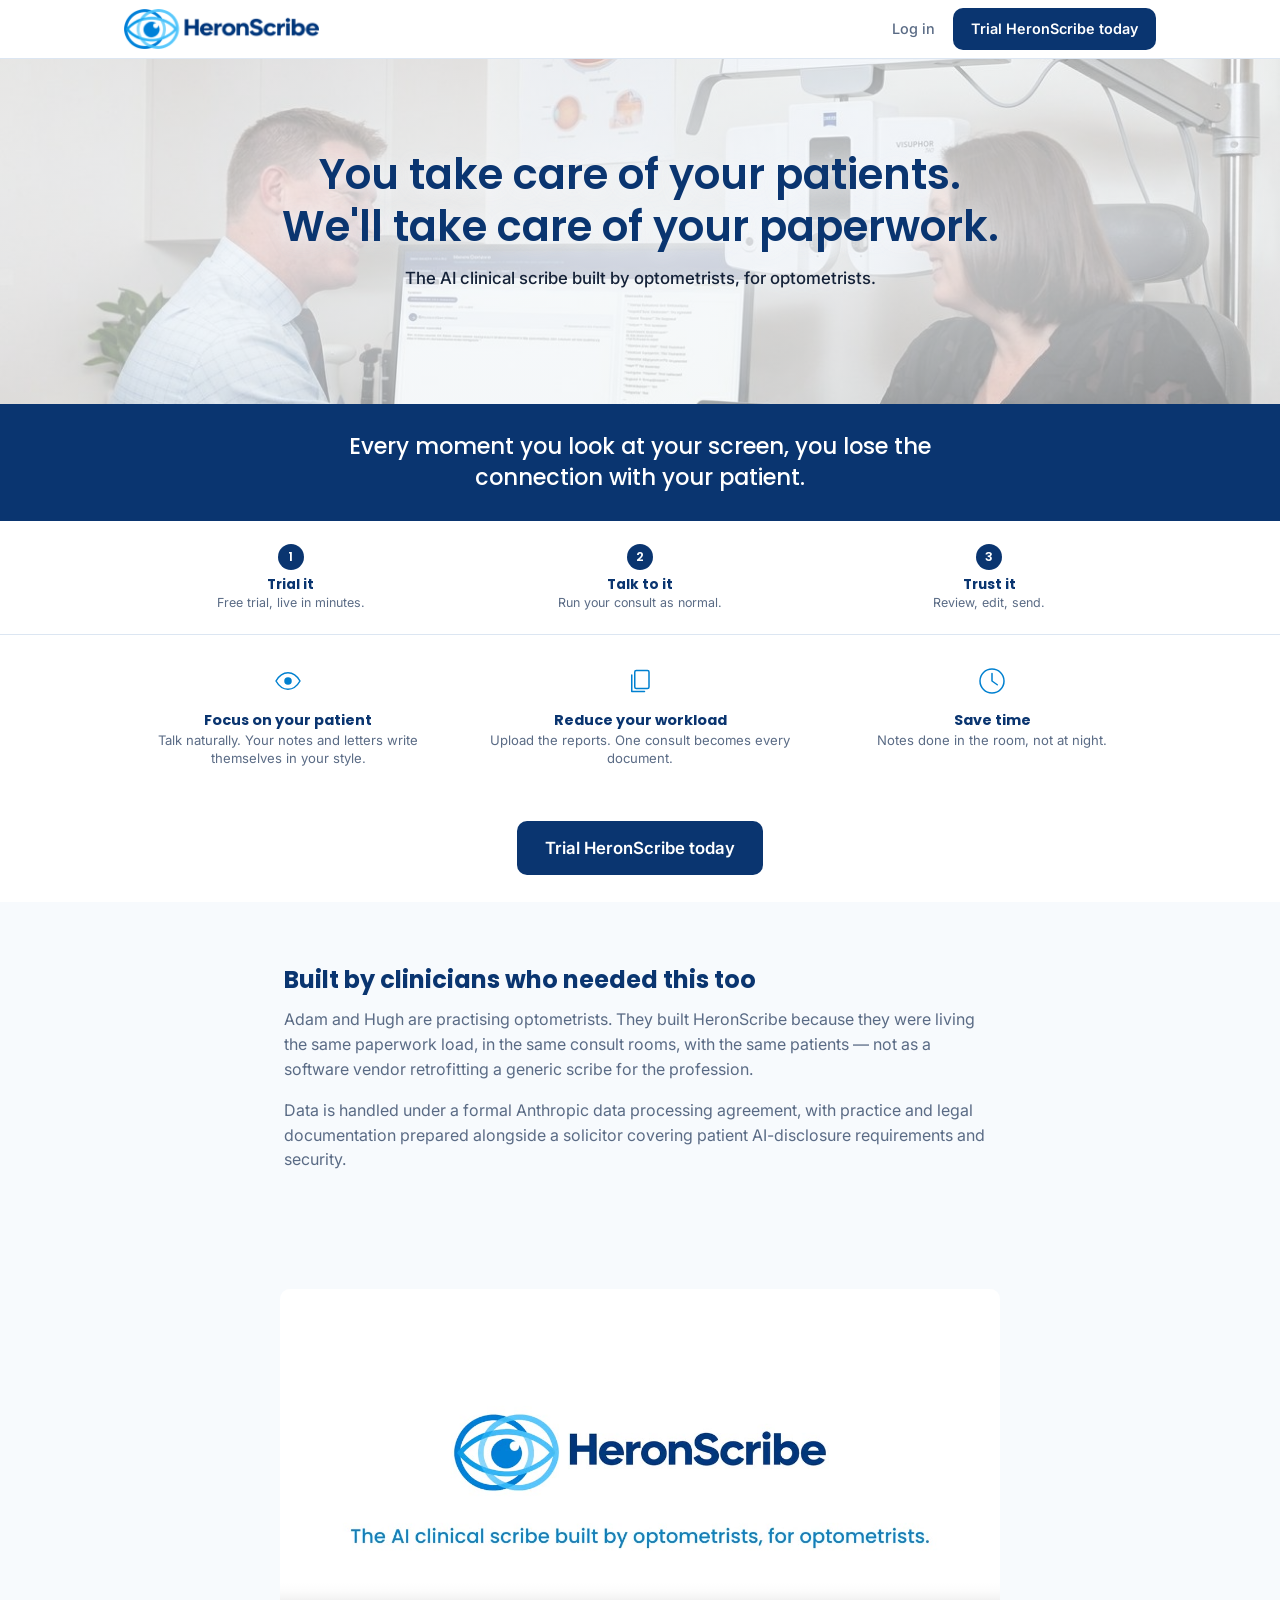
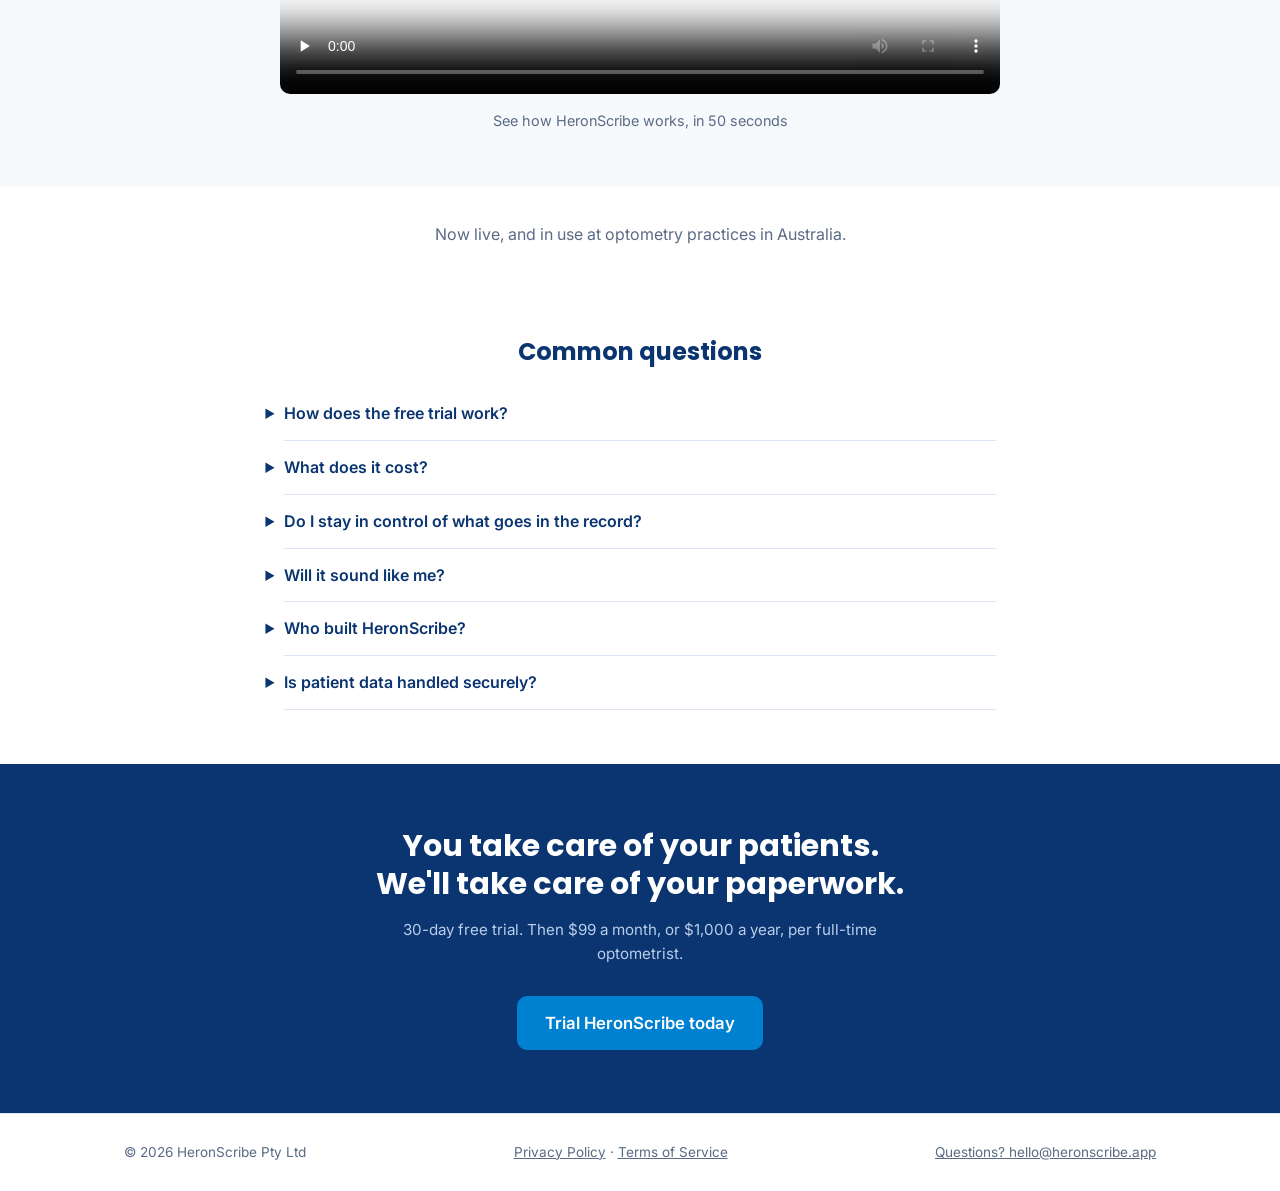
<file: public/index.html>
<!doctype html>
<html lang="en">
<head>
<meta charset="utf-8">
<meta name="viewport" content="width=device-width, initial-scale=1">
<title>HeronScribe — AI clinical scribe for optometrists</title>
<meta name="description" content="HeronScribe is the AI clinical scribe built by optometrists, for optometrists. Dictate a consult, get a structured note or referral letter in your own voice.">
<link rel="canonical" href="https://heronscribe.app/">

<link rel="icon" type="image/x-icon" href="assets/favicon.ico">
<link rel="icon" type="image/png" sizes="32x32" href="assets/favicon-32.png">
<link rel="icon" type="image/png" sizes="16x16" href="assets/favicon-16.png">
<link rel="apple-touch-icon" sizes="180x180" href="assets/apple-touch-icon.png">
<meta name="theme-color" content="#0A3570">

<meta property="og:type" content="website">
<meta property="og:url" content="https://heronscribe.app/">
<meta property="og:title" content="HeronScribe — AI clinical scribe for optometrists">
<meta property="og:description" content="You take care of your patients. We'll take care of your paperwork. The AI clinical scribe built by optometrists, for optometrists.">
<meta property="og:image" content="https://heronscribe.app/assets/og-image.jpg">
<meta property="og:image:width" content="1200">
<meta property="og:image:height" content="630">
<meta property="og:locale" content="en_AU">
<meta property="og:site_name" content="HeronScribe">

<meta name="twitter:card" content="summary_large_image">
<meta name="twitter:title" content="HeronScribe — AI clinical scribe for optometrists">
<meta name="twitter:description" content="You take care of your patients. We'll take care of your paperwork.">
<meta name="twitter:image" content="https://heronscribe.app/assets/og-image.jpg">

<script type="application/ld+json">
{
  "@context": "https://schema.org",
  "@type": "SoftwareApplication",
  "name": "HeronScribe",
  "applicationCategory": "MedicalApplication",
  "operatingSystem": "Web",
  "description": "AI clinical scribe built by optometrists, for optometrists — dictate a consult and get a structured note or referral letter in your own voice.",
  "url": "https://heronscribe.app/",
  "offers": [
    {
      "@type": "Offer",
      "price": "99.00",
      "priceCurrency": "AUD",
      "priceSpecification": {
        "@type": "UnitPriceSpecification",
        "price": "99.00",
        "priceCurrency": "AUD",
        "billingDuration": "P1M",
        "unitText": "per optometrist FTE"
      }
    },
    {
      "@type": "Offer",
      "price": "1000.00",
      "priceCurrency": "AUD",
      "priceSpecification": {
        "@type": "UnitPriceSpecification",
        "price": "1000.00",
        "priceCurrency": "AUD",
        "billingDuration": "P1Y",
        "unitText": "per optometrist FTE"
      }
    }
  ]
}
</script>

<script type="application/ld+json">
{
  "@context": "https://schema.org",
  "@type": "FAQPage",
  "mainEntity": [
    {
      "@type": "Question",
      "name": "How does the free trial work?",
      "acceptedAnswer": {
        "@type": "Answer",
        "text": "Start with a 30-day free trial. Billing begins after it."
      }
    },
    {
      "@type": "Question",
      "name": "What does it cost?",
      "acceptedAnswer": {
        "@type": "Answer",
        "text": "$99 a month, or $1,000 a year, per full-time optometrist, after the 30-day free trial."
      }
    },
    {
      "@type": "Question",
      "name": "Do I stay in control of what goes in the record?",
      "acceptedAnswer": {
        "@type": "Answer",
        "text": "Yes. HeronScribe drafts. You review and edit every note and letter before it is exported."
      }
    },
    {
      "@type": "Question",
      "name": "Will it sound like me?",
      "acceptedAnswer": {
        "@type": "Answer",
        "text": "HeronScribe learns your writing style, so notes and letters read like you wrote them."
      }
    },
    {
      "@type": "Question",
      "name": "Who built HeronScribe?",
      "acceptedAnswer": {
        "@type": "Answer",
        "text": "Adam and Hugh, both practising optometrists, who built it to solve the paperwork load they were living with."
      }
    },
    {
      "@type": "Question",
      "name": "Is patient data handled securely?",
      "acceptedAnswer": {
        "@type": "Answer",
        "text": "Data is handled under a formal Anthropic data processing agreement, with legal documentation prepared alongside a solicitor."
      }
    }
  ]
}
</script>

<link rel="preconnect" href="https://fonts.googleapis.com">
<link rel="preconnect" href="https://fonts.gstatic.com" crossorigin>
<link href="https://fonts.googleapis.com/css2?family=Inter:wght@400;500;600&family=Poppins:wght@500;600;700&display=swap" rel="stylesheet">
<link rel="stylesheet" href="styles.css">

<!-- Cloudflare Web Analytics: replace YOUR-BEACON-TOKEN below once generated
     in the Cloudflare dashboard (Analytics & Logs > Web Analytics > add site).
     Cookieless — no consent banner required. Leave commented out until then. -->
<!-- <script defer src='https://static.cloudflareinsights.com/beacon.min.js' data-cf-beacon='{"token": "YOUR-BEACON-TOKEN"}'></script> -->
</head>
<body>

<header class="site-header">
  <div class="wrap header-inner">
    <a href="#top" class="brand" aria-label="HeronScribe, back to top">
      <picture>
        <source media="(max-width: 520px)" srcset="assets/logo-mark.png">
        <img src="assets/logo.png" alt="HeronScribe" class="brand-mark" width="400" height="82">
      </picture>
    </a>
    <div class="header-actions">
      <a href="https://app.heronscribe.app" class="login-link-header">Log in</a>
      <a class="btn btn-primary btn-small" href="https://app.heronscribe.app">Trial HeronScribe today</a>
    </div>
  </div>
</header>

<main id="top">

  <div class="landing-fold">

  <!-- HERO -->
  <section class="hero">
    <div class="hero-bg" aria-hidden="true"></div>
    <div class="wrap hero-inner">
      <h1>You take care of your patients.<br>We'll take care of your paperwork.</h1>
      <p class="lede">The AI clinical scribe built by optometrists, for optometrists.</p>
    </div>
  </section>

  <!-- STAKES -->
  <section class="stakes">
    <div class="wrap">
      <p class="stakes-line">Every moment you look at your screen, you lose the connection with your patient.</p>
    </div>
  </section>

  <!-- PLAN: 3 steps — moved up so it's visible without scrolling -->
  <section class="plan">
    <div class="wrap">
      <ol class="plan-steps">
        <li>
          <span class="step-num">1</span>
          <h3>Trial it</h3>
          <p>Free trial, live in minutes.</p>
        </li>
        <li>
          <span class="step-num">2</span>
          <h3>Talk to it</h3>
          <p>Run your consult as normal.</p>
        </li>
        <li>
          <span class="step-num">3</span>
          <h3>Trust it</h3>
          <p>Review, edit, send.</p>
        </li>
      </ol>
    </div>
  </section>

  <!-- VALUE PROP: 3 benefits -->
  <section class="benefits">
    <div class="wrap benefits-grid">
      <div class="benefit">
        <svg viewBox="0 0 40 40" class="icon" aria-hidden="true"><path d="M4 20c4-7 10-11 16-11s12 4 16 11c-4 7-10 11-16 11S8 27 4 20z" fill="none" stroke="currentColor" stroke-width="2" stroke-linejoin="round" stroke-linecap="round"/><circle cx="20" cy="20" r="5" fill="currentColor"/></svg>
        <h3>Focus on your patient</h3>
        <p>Talk naturally. Your notes and letters write themselves in your style.</p>
      </div>
      <div class="benefit">
        <svg viewBox="0 0 40 40" class="icon" aria-hidden="true"><rect x="13" y="6" width="19" height="24" rx="2" fill="none" stroke="currentColor" stroke-width="2" stroke-linejoin="round" stroke-linecap="round"/><path d="M9 12v22h17" fill="none" stroke="currentColor" stroke-width="2" stroke-linejoin="round" stroke-linecap="round"/></svg>
        <h3>Reduce your workload</h3>
        <p>Upload the reports. One consult becomes every document.</p>
      </div>
      <div class="benefit">
        <svg viewBox="0 0 40 40" class="icon" aria-hidden="true"><circle cx="20" cy="20" r="16" fill="none" stroke="currentColor" stroke-width="2" stroke-linejoin="round" stroke-linecap="round"/><path d="M20 10v10l7 5" fill="none" stroke="currentColor" stroke-width="2" stroke-linejoin="round" stroke-linecap="round"/></svg>
        <h3>Save time</h3>
        <p>Notes done in the room, not at night.</p>
      </div>
    </div>
  </section>

  <!-- CTA pinned to the bottom of the first screen -->
  <div class="fold-cta">
    <a class="btn btn-primary btn-large" href="https://app.heronscribe.app">Trial HeronScribe today</a>
  </div>

  </div><!-- /landing-fold -->

  <!-- GUIDE -->
  <!-- PLACEHOLDER: draft copy, refine post-launch as trial-practice traction and feedback come in -->
  <section class="guide">
    <div class="wrap guide-inner">
      <h2>Built by clinicians who needed this too</h2>
      <p>Adam and Hugh are practising optometrists. They built HeronScribe because they were living the same paperwork load, in the same consult rooms, with the same patients — not as a software vendor retrofitting a generic scribe for the profession.</p>
      <p>Data is handled under a formal Anthropic data processing agreement, with practice and legal documentation prepared alongside a solicitor covering patient AI-disclosure requirements and security.</p>
    </div>
  </section>

  <!-- VIDEO -->
  <!-- PLACEHOLDER: swap for a real demo recording once available -->
  <section class="video-section">
    <div class="wrap">
      <div class="video-placeholder" style="border:0;overflow:hidden">
        <video src="assets/heronscribe-hero.mp4" poster="assets/heronscribe-hero-poster.jpg" controls playsinline preload="none"
          width="1920" height="1080" style="width:100%;height:100%;display:block;background:#fff"
          aria-label="HeronScribe in 50 seconds: from consult to finished notes, letters and referrals"></video>
      </div>
      <p class="video-caption">See how HeronScribe works, in 50 seconds</p>
    </div>
  </section>

  <!-- PROOF -->
  <section class="proof">
    <div class="wrap">
      <p>Now live, and in use at optometry practices in Australia.</p>
    </div>
  </section>

  <!-- FAQ -->
  <!-- Wording to be approved by solicitor before launch. Keep in sync with the FAQPage JSON-LD in <head>. -->
  <section class="faq">
    <div class="wrap faq-inner">
      <h2>Common questions</h2>
      <details class="faq-item">
        <summary>How does the free trial work?</summary>
        <p>Start with a 30-day free trial. Billing begins after it.</p>
      </details>
      <details class="faq-item">
        <summary>What does it cost?</summary>
        <p>$99 a month, or $1,000 a year, per full-time optometrist, after the 30-day free trial.</p>
      </details>
      <details class="faq-item">
        <summary>Do I stay in control of what goes in the record?</summary>
        <p>Yes. HeronScribe drafts. You review and edit every note and letter before it is exported.</p>
      </details>
      <details class="faq-item">
        <summary>Will it sound like me?</summary>
        <p>HeronScribe learns your writing style, so notes and letters read like you wrote them.</p>
      </details>
      <details class="faq-item">
        <summary>Who built HeronScribe?</summary>
        <p>Adam and Hugh, both practising optometrists, who built it to solve the paperwork load they were living with.</p>
      </details>
      <details class="faq-item">
        <summary>Is patient data handled securely?</summary>
        <p>Data is handled under a formal Anthropic data processing agreement, with legal documentation prepared alongside a solicitor.</p>
      </details>
    </div>
  </section>

  <!-- FINAL CTA -->
  <section class="final-cta">
    <div class="wrap final-cta-inner">
      <h2>You take care of your patients.<br>We'll take care of your paperwork.</h2>
      <p class="pricing">30-day free trial. Then $99 a month, or $1,000 a year, per full-time optometrist.</p>
      <a class="btn btn-primary btn-large" href="https://app.heronscribe.app">Trial HeronScribe today</a>
    </div>
  </section>


</main>

<footer class="site-footer">
  <div class="wrap footer-inner">
    <span>© 2026 HeronScribe Pty Ltd</span>
    <!-- LEGAL LINKS: filenames carry a date. When the documents are re-issued, update both hrefs. -->
    <span class="footer-legal"><a href="https://app.heronscribe.app/legal/privacy-policy-2026-10-29.html" target="_blank" rel="noopener">Privacy Policy</a> · <a href="https://app.heronscribe.app/legal/terms-of-service-2026-11-02.html" target="_blank" rel="noopener">Terms of Service</a></span>
    <a href="mailto:hello@heronscribe.app">Questions? hello@heronscribe.app</a>
  </div>
</footer>

</body>
</html>
</file>
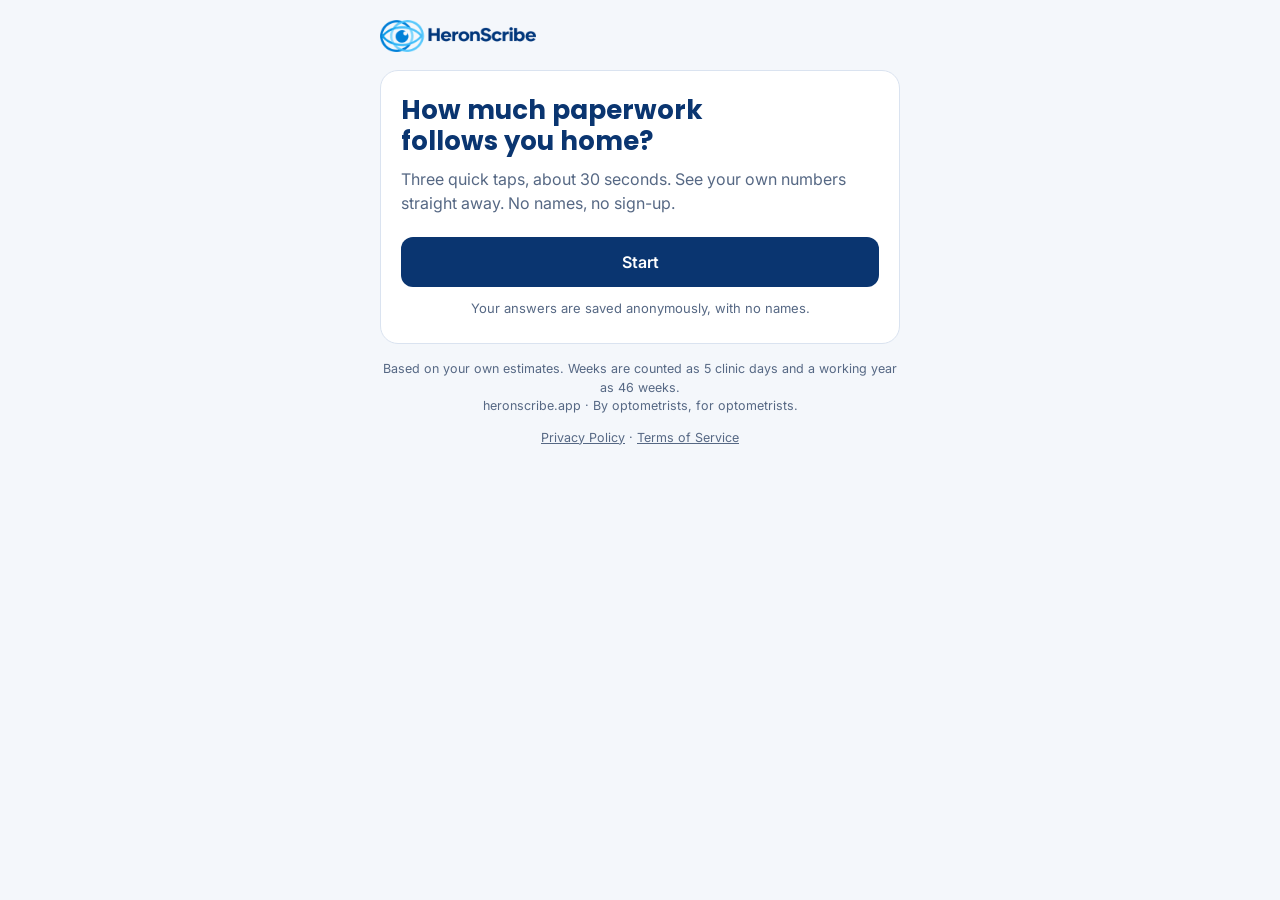
<file: public/check.html>
<!DOCTYPE html>
<html lang="en">
<head>
<meta charset="utf-8">
<meta name="viewport" content="width=device-width,initial-scale=1,viewport-fit=cover">
<title>Paperwork Check: how much time does your paperwork take?</title>
<meta name="description" content="Three quick taps, about 30 seconds. See your own numbers straight away. No names, no sign-up.">
<link rel="canonical" href="https://heronscribe.app/check">

<link rel="icon" type="image/x-icon" href="assets/favicon.ico">
<link rel="icon" type="image/png" sizes="32x32" href="assets/favicon-32.png">
<link rel="icon" type="image/png" sizes="16x16" href="assets/favicon-16.png">
<link rel="apple-touch-icon" sizes="180x180" href="assets/apple-touch-icon.png">
<meta name="theme-color" content="#0A3570">

<meta property="og:type" content="website">
<meta property="og:url" content="https://heronscribe.app/check">
<meta property="og:title" content="Paperwork Check: how much time does your paperwork take?">
<meta property="og:description" content="Three quick taps, about 30 seconds. See your own numbers straight away. No names, no sign-up.">
<meta property="og:image" content="https://heronscribe.app/assets/og-image.jpg">
<meta property="og:image:width" content="1200">
<meta property="og:image:height" content="630">
<meta property="og:locale" content="en_AU">
<meta property="og:site_name" content="HeronScribe">

<meta name="twitter:card" content="summary_large_image">
<meta name="twitter:title" content="Paperwork Check: how much time does your paperwork take?">
<meta name="twitter:description" content="Three quick taps, about 30 seconds. See your own numbers straight away. No names, no sign-up.">
<meta name="twitter:image" content="https://heronscribe.app/assets/og-image.jpg">

<link rel="preconnect" href="https://fonts.googleapis.com">
<link rel="preconnect" href="https://fonts.gstatic.com" crossorigin>
<link rel="stylesheet" href="https://fonts.googleapis.com/css2?family=Inter:wght@400;500;600&family=Poppins:wght@600;700&display=swap">
<style>
:root{--navy:#0A3570;--sky:#0B84C6;--bg:#F4F7FB;--card:#fff;--ink:#0E2145;--muted:#566884;--line:#DAE3F0;--soft:#EAF1FA}
*{box-sizing:border-box}
html,body{margin:0}
body{background:var(--bg);color:var(--ink);font:16px/1.5 Inter,system-ui,sans-serif;
  padding:calc(20px + env(safe-area-inset-top,0px)) max(16px,env(safe-area-inset-right,0px)) calc(32px + env(safe-area-inset-bottom,0px)) max(16px,env(safe-area-inset-left,0px));
  min-height:100vh}
.wrap{max-width:520px;margin:0 auto}
.brand{display:flex;align-items:center;gap:10px;margin-bottom:18px}
.brand img{height:32px;width:auto;display:block}
.card{background:var(--card);border:1px solid var(--line);border-radius:18px;padding:24px 20px}
h1,h2{font-family:Poppins,sans-serif;margin:0;line-height:1.2;text-wrap:balance}
h1{font-size:26px;color:var(--navy)}
h2{font-size:21px;color:var(--navy);margin-bottom:6px}
.lede{color:var(--muted);margin:10px 0 22px}
.btn{display:block;width:100%;border:0;border-radius:12px;padding:15px 18px;background:var(--navy);color:#fff;font:600 16px Inter,sans-serif;cursor:pointer;text-align:center;text-decoration:none}
.btn.sky{background:var(--sky)}
.btn.ghost{background:transparent;color:var(--navy);border:1px solid var(--line);margin-top:10px}
.btn:focus-visible,.opt:focus-visible{outline:3px solid var(--sky);outline-offset:2px}
.dots{display:flex;gap:6px;margin-bottom:18px}
.dots i{flex:1;height:5px;border-radius:3px;background:var(--line)}
.dots i.on{background:var(--sky)}
.hint{color:var(--muted);font-size:14px;margin:0 0 16px}
.opts{display:grid;grid-template-columns:1fr 1fr;gap:10px}
.opt{border:1px solid var(--line);background:var(--card);border-radius:12px;padding:14px 10px;font:600 17px Inter,sans-serif;color:var(--ink);cursor:pointer;font-variant-numeric:tabular-nums}
.opt small{display:block;font:400 12.5px Inter,sans-serif;color:var(--muted);margin-top:2px}
.opt:hover{background:var(--soft)}
.opt.sel{background:var(--sky);border-color:var(--sky);color:#fff}
.opt.sel small{color:#E6F3FB}
.back{background:none;border:0;color:var(--muted);font:500 14px Inter,sans-serif;padding:14px 0 0;cursor:pointer}
.big{font:700 52px/1 Poppins,sans-serif;color:var(--sky);margin:6px 0 2px}
.unit{color:var(--muted);margin:0 0 18px}
.facts{list-style:none;padding:0;margin:0 0 22px;border-top:1px solid var(--line)}
.facts li{display:flex;justify-content:space-between;gap:12px;padding:11px 0;border-bottom:1px solid var(--line)}
.facts b{font-variant-numeric:tabular-nums;white-space:nowrap}
.sb{background:var(--navy);color:#fff;border-radius:14px;padding:18px;margin-bottom:14px}
.sb p{margin:0}
.sb .line{font:600 18px/1.3 Poppins,sans-serif;margin-bottom:8px}
.sb .steps{color:#BFD9F2;font-size:14px}
.note{color:var(--muted);font-size:13px;text-align:center;margin:12px 0 0}
.foot{color:var(--muted);font-size:12.5px;text-align:center;margin-top:16px}
.foot.legal{margin-top:8px}
.foot a{color:var(--muted)}
.copied{color:var(--sky);font-size:14px;text-align:center;min-height:20px;margin-top:6px}
[hidden]{display:none!important}
</style>
</head>
<body>
<div class="wrap">
  <a class="brand" href="/" aria-label="HeronScribe home">
    <img src="assets/logo.png" alt="HeronScribe" width="400" height="82">
  </a>

  <!-- Start -->
  <section class="card" id="s0">
    <h1>How much paperwork follows you home?</h1>
    <p class="lede">Three quick taps, about 30 seconds. See your own numbers straight away. No names, no sign-up.</p>
    <button class="btn" id="go" type="button">Start</button>
    <p class="note">Your answers are saved anonymously, with no names.</p>
  </section>

  <!-- Questions -->
  <section class="card" id="sq" hidden>
    <div class="dots" aria-hidden="true"><i></i><i></i><i></i></div>
    <h2 id="qt"></h2>
    <p class="hint" id="qh"></p>
    <div class="opts" id="opts" role="radiogroup"></div>
    <button class="back" id="back" type="button">← Back</button>
  </section>

  <!-- Result -->
  <section class="card" id="sr" hidden>
    <p class="hint" style="margin:0">Your paperwork, roughly</p>
    <div class="big" id="wk">0</div>
    <p class="unit">hours a clinic day on notes and letters</p>
    <ul class="facts">
      <li><span>In a 5-day week</span><b id="wkh">0 h</b></li>
      <li><span>In your own time</span><b id="own">0 h a week</b></li>
      <li><span>Over a working year</span><b id="yr">0 h</b></li>
    </ul>
    <div class="sb">
      <p class="line">You take care of your patients. We'll take care of your paperwork.</p>
      <p class="steps">Trial it. Talk to it. Trust it.</p>
    </div>
    <a class="btn sky" href="https://app.heronscribe.app">Try it free for 30 days</a>
    <button class="btn ghost" id="share" type="button">Send this check to a colleague</button>
    <div class="copied" id="copied" role="status" aria-live="polite"></div>
    <button class="back" id="redo" type="button">↺ Start again</button>
  </section>

  <p class="foot">Based on your own estimates. Weeks are counted as 5 clinic days and a working year as 46 weeks.<br>heronscribe.app · By optometrists, for optometrists.</p>
  <!-- LEGAL LINKS: same versioned app pages as index.html. When the documents are re-issued, update both pages. -->
  <p class="foot legal"><a href="https://app.heronscribe.app/legal/privacy-policy-2026-10-29.html" target="_blank" rel="noopener">Privacy Policy</a> · <a href="https://app.heronscribe.app/legal/terms-of-service-2026-11-02.html" target="_blank" rel="noopener">Terms of Service</a></p>
</div>

<script>
(function(){
  var Q=[
    {t:"Minutes on notes and letters for each consult?",h:"Include referrals and recalls. Your best guess is fine.",
     o:[[3,"2–3 min"],[5,"5 min"],[8,"8 min"],[10,"10 min"],[15,"15 min"],[20,"20+ min"]]},
    {t:"Hours a week doing paperwork in your own time?",h:"Evenings, weekends, lunch breaks, before opening.",
     o:[[0,"None"],[1,"About 1 h"],[2,"About 2 h"],[3.5,"3–4 h"],[5,"5 h"],[7,"6+ h"]]},
    {t:"Consults you see on a typical clinic day?",h:"Roughly is fine.",
     o:[[6,"Under 8"],[8,"About 8"],[12,"About 12"],[16,"About 16"],[20,"About 20"],[24,"24+"]]}
  ];
  var a=[null,null,null], i=0, sent=false, src=null;
  try{src=new URLSearchParams(location.search).get("src");if(src)src=src.slice(0,20)}catch(e){}
  // Saves the answers once per page load, anonymously. Never retried; never shows an error.
  function save(mins,own,cons){
    if(sent)return; sent=true;
    try{fetch("/api/check",{method:"POST",headers:{"Content-Type":"application/json"},
      body:JSON.stringify({minutes_per_consult:mins,own_time_hours:own,consults_per_day:cons,src:src}),
      keepalive:true,credentials:"omit"}).catch(function(){})}catch(e){}
  }
  var $=function(id){return document.getElementById(id)};
  function show(id){["s0","sq","sr"].forEach(function(s){$(s).hidden=s!==id});window.scrollTo(0,0)}
  function draw(){
    var q=Q[i];
    $("qt").textContent=q.t; $("qh").textContent=q.h;
    $("opts").setAttribute("aria-label",q.t);
    document.querySelectorAll(".dots i").forEach(function(d,k){d.classList.toggle("on",k<=i)});
    $("opts").innerHTML=q.o.map(function(o,k){
      return '<button type="button" role="radio" class="opt'+(a[i]===k?' sel':'')+'" aria-checked="'+(a[i]===k)+'" data-k="'+k+'">'+o[1]+(o[2]?'<small>'+o[2]+'</small>':'')+'</button>';
    }).join("");
  }
  function fmt(n){return n>=10?Math.round(n).toString():(Math.round(n*2)/2).toString()}
  function result(){
    var mins=Q[0].o[a[0]][0], own=Q[1].o[a[1]][0], cons=Q[2].o[a[2]][0];
    var day=mins*cons/60, wk=day*5;
    $("wk").textContent=fmt(day);
    $("wkh").textContent=fmt(wk)+" h";
    $("own").textContent=(own===0?"None":fmt(own)+" h a week");
    $("yr").textContent=Math.round(wk*46).toLocaleString("en-AU")+" h";
    show("sr");
    save(mins,own,cons);
  }
  $("go").onclick=function(){i=0;draw();show("sq")};
  $("opts").onclick=function(e){
    var b=e.target.closest(".opt"); if(!b)return;
    a[i]=Number(b.dataset.k); draw();
    setTimeout(function(){ if(i<2){i++;draw()} else result(); },180);
  };
  $("back").onclick=function(){ if(i>0){i--;draw()} else show("s0") };
  $("redo").onclick=function(){a=[null,null,null];i=0;show("s0");$("copied").textContent=""};
  $("share").onclick=function(){
    var url="https://heronscribe.app/check?src=share";
    var msg="How much paperwork follows you home? This 30-second check shows you: "+url;
    function copy(){
      try{navigator.clipboard.writeText(msg).then(function(){$("copied").textContent="Link copied. Paste it into a message."},function(){$("copied").textContent=msg})}
      catch(err){$("copied").textContent=msg}
    }
    // Phones: native share sheet. Elsewhere, or if sharing fails: copy to clipboard as before.
    if(navigator.share && window.matchMedia && window.matchMedia("(pointer: coarse)").matches){
      navigator.share({text:"How much paperwork follows you home? This 30-second check shows you:",url:url})
        .catch(function(err){ if(!err||err.name!=="AbortError") copy(); });
    } else copy();
  };
})();
</script>
</body>
</html>
</file>
<file: public/styles.css>
:root {
  --navy: #0A3570;
  --navy-ink: #152238;
  --blue: #0080D0;
  --sky: #5CC2F5;
  --paper: #F7FAFD;
  --white: #FFFFFF;
  --line: #DCE6F2;
  --muted: #5A6B85;
  --radius: 10px;
  --max: 760px;
}

* { box-sizing: border-box; }

html { scroll-behavior: smooth; }

@media (prefers-reduced-motion: reduce) {
  html { scroll-behavior: auto; }
  * { animation-duration: 0.001ms !important; transition-duration: 0.001ms !important; }
}

body {
  margin: 0;
  font-family: 'Inter', system-ui, sans-serif;
  color: var(--navy-ink);
  background: var(--white);
  line-height: 1.55;
  -webkit-font-smoothing: antialiased;
}

h1, h2, h3 {
  font-family: 'Poppins', 'Inter', sans-serif;
  color: var(--navy);
  margin: 0 0 0.5em;
  line-height: 1.25;
}

p { margin: 0 0 1em; }

a { color: var(--blue); }

.wrap {
  max-width: 1080px;
  margin: 0 auto;
  padding: 0 24px;
}

:focus-visible {
  outline: 3px solid var(--blue);
  outline-offset: 2px;
}

/* Buttons */
.btn {
  display: inline-block;
  font-family: 'Inter', sans-serif;
  font-weight: 600;
  text-decoration: none;
  border: none;
  border-radius: var(--radius);
  cursor: pointer;
  transition: transform 0.15s ease, box-shadow 0.15s ease;
}
.btn-primary {
  background: var(--navy);
  color: var(--white);
}
.btn-primary:hover { transform: translateY(-1px); box-shadow: 0 6px 16px rgba(10,53,112,0.25); }
.btn-large { padding: 14px 28px; font-size: 1.05rem; }
.btn-small { padding: 10px 18px; font-size: 0.9rem; }

/* Header */
.site-header {
  background: var(--white);
  border-bottom: 1px solid var(--line);
  position: sticky;
  top: 0;
  z-index: 10;
}
.header-inner {
  display: flex;
  align-items: center;
  justify-content: space-between;
  padding-top: 8px;
  padding-bottom: 8px;
}
.header-actions { display: flex; align-items: center; gap: 18px; }
.login-link-header { color: var(--muted); font-size: 0.9rem; font-weight: 500; text-decoration: none; }
.login-link-header:hover { color: var(--navy); text-decoration: underline; }
.brand-mark { height: 40px; width: auto; display: block; }
.login-link-header, .header-actions .btn { white-space: nowrap; }
@media (max-width: 520px) {
  .header-inner { gap: 12px; }
  .brand-mark { height: 30px; }
  .header-actions { gap: 14px; }
  .header-actions .btn-small { padding: 9px 14px; font-size: 0.85rem; }
}

.landing-fold {
  display: flex;
  flex-direction: column;
  min-height: calc(100vh - 57px);
  min-height: calc(100dvh - 57px);
  background: #FFFFFF;
}
.fold-cta { text-align: center; margin-top: clamp(12px, 2.5vh, 24px); padding-bottom: clamp(16px, 3vh, 32px); background: #FFFFFF; }

/* Hero */
.hero {
  position: relative;
  overflow: hidden;
  flex: 1;
  display: flex;
  flex-direction: column;
  justify-content: center;
  padding: clamp(32px, 6vh, 72px) 0;
}
.hero-bg {
  background: url('assets/hero-photo.jpg') center 30%/cover no-repeat;
  position: absolute;
  inset: 0;
  z-index: 0;
}
.hero-bg::after {
  content: "";
  position: absolute;
  inset: 0;
  background: radial-gradient(ellipse at center, rgba(247,250,253,0.86) 0%, rgba(247,250,253,0.7) 55%, rgba(247,250,253,0.55) 100%);
}
.hero-inner {
  position: relative;
  z-index: 1;
  max-width: 900px;
  margin: 0 auto;
  text-align: center;
}
.hero h1 { font-size: clamp(2.1rem, 3.8vw, 2.6rem); font-weight: 600; margin-bottom: 0.3em; text-shadow: 0 2px 20px rgba(247,250,253,0.9); }
.hero .lede { color: var(--navy-ink); font-size: 1.05rem; font-weight: 500; margin-bottom: 1.4em; text-shadow: 0 2px 16px rgba(247,250,253,0.95); }
.hero .btn-large { padding: 10px 22px; font-size: 0.95rem; }

/* Stakes — the one bold moment */
.stakes { background: var(--navy); padding: clamp(16px, 3vh, 32px) 0; }
.stakes-line {
  color: var(--white);
  font-family: 'Poppins', sans-serif;
  font-weight: 500;
  font-size: clamp(1.15rem, 2.2vw, 1.4rem);
  text-align: center;
  max-width: 680px;
  margin: 0 auto;
  line-height: 1.4;
}

/* Benefits */
.benefits { padding: clamp(18px, 3.5vh, 36px) 0; border-top: 1px solid var(--line); background: #FFFFFF; }
.benefits-grid {
  display: grid;
  grid-template-columns: repeat(3, minmax(0, 1fr));
  gap: 24px;
}
.benefit { text-align: center; }
.icon { width: 30px; height: 30px; color: var(--blue); margin-bottom: 8px; }
.benefit h3 { font-size: 0.9rem; margin-bottom: 0.2em; }
.benefit p { color: var(--muted); font-size: 0.82rem; line-height: 1.35; margin: 0; }

/* Guide */
.guide { background: var(--paper); padding: clamp(36px, 7vh, 80px) 0; }
.guide-inner { max-width: var(--max); margin: 0 auto; }
.guide p { color: var(--muted); }
.guide p:last-child { margin-bottom: 0; }

/* Plan */
.plan { padding: clamp(12px, 2.5vh, 28px) 0; background: #FFFFFF; }
.plan-heading { text-align: center; margin-bottom: 14px; }
.plan-steps {
  list-style: none;
  margin: 0;
  padding: 0;
  display: grid;
  grid-template-columns: repeat(3, minmax(0, 1fr));
  gap: 16px;
  counter-reset: none;
}
.plan-steps li { text-align: center; }
.step-num {
  display: inline-flex;
  align-items: center;
  justify-content: center;
  width: 26px;
  height: 26px;
  border-radius: 50%;
  background: var(--navy);
  color: var(--white);
  font-family: 'Poppins', sans-serif;
  font-weight: 600;
  margin-bottom: 6px;
  font-size: 0.8rem;
}
.plan-steps h3 { font-size: 0.85rem; margin-bottom: 0.15em; }
.plan-steps p { color: var(--muted); font-size: 0.78rem; margin: 0; line-height: 1.3; }

/* Video */
.video-section { background: var(--paper); padding: clamp(32px, 6vh, 64px) 0; text-align: center; }
.video-placeholder {
  max-width: 720px;
  margin: 0 auto;
  aspect-ratio: 16/9;
  background: var(--white);
  border: 1px solid var(--line);
  border-radius: var(--radius);
  display: flex;
  align-items: center;
  justify-content: center;
  color: var(--navy);
}
.video-placeholder svg { width: 44px; height: 44px; }
.video-caption { color: var(--muted); margin: 16px 0 0; font-size: 0.9rem; }

/* Proof */
.proof { padding: clamp(24px, 4vh, 48px) 0; text-align: center; }
.proof p { color: var(--muted); margin: 0; }

/* FAQ */
.faq { padding: clamp(32px, 6vh, 64px) 0; background: #FFFFFF; }
.faq-inner { max-width: var(--max); margin: 0 auto; }
.faq h2 { text-align: center; margin-bottom: 20px; }
.faq-item { border-bottom: 1px solid var(--line); padding: 14px 0; }
.faq-item summary { cursor: pointer; font-weight: 600; color: var(--navy); font-size: 1rem; list-style-position: outside; }
.faq-item p { color: var(--muted); margin: 10px 0 0; font-size: 0.95rem; }

/* Final CTA */
.final-cta { background: var(--navy); padding: clamp(36px, 7vh, 72px) 0; text-align: center; color: var(--white); }
.final-cta h2 { color: var(--white); font-size: clamp(1.4rem, 3vw, 1.9rem); }
.final-cta .pricing { color: #B9CDEA; max-width: 480px; margin: 0 auto 2em; font-size: 0.95rem; }
.final-cta .btn-primary { background: var(--blue); }

/* Footer */
.site-footer { border-top: 1px solid var(--line); padding: 28px 0; }
.footer-inner {
  display: flex;
  justify-content: space-between;
  flex-wrap: wrap;
  gap: 8px;
  font-size: 0.85rem;
  color: var(--muted);
}
.footer-inner a { color: var(--muted); text-decoration: underline; }

/* Responsive */
@media (max-width: 720px) {
  .benefits-grid, .plan-steps { grid-template-columns: 1fr; gap: 32px; }
}
</file>
